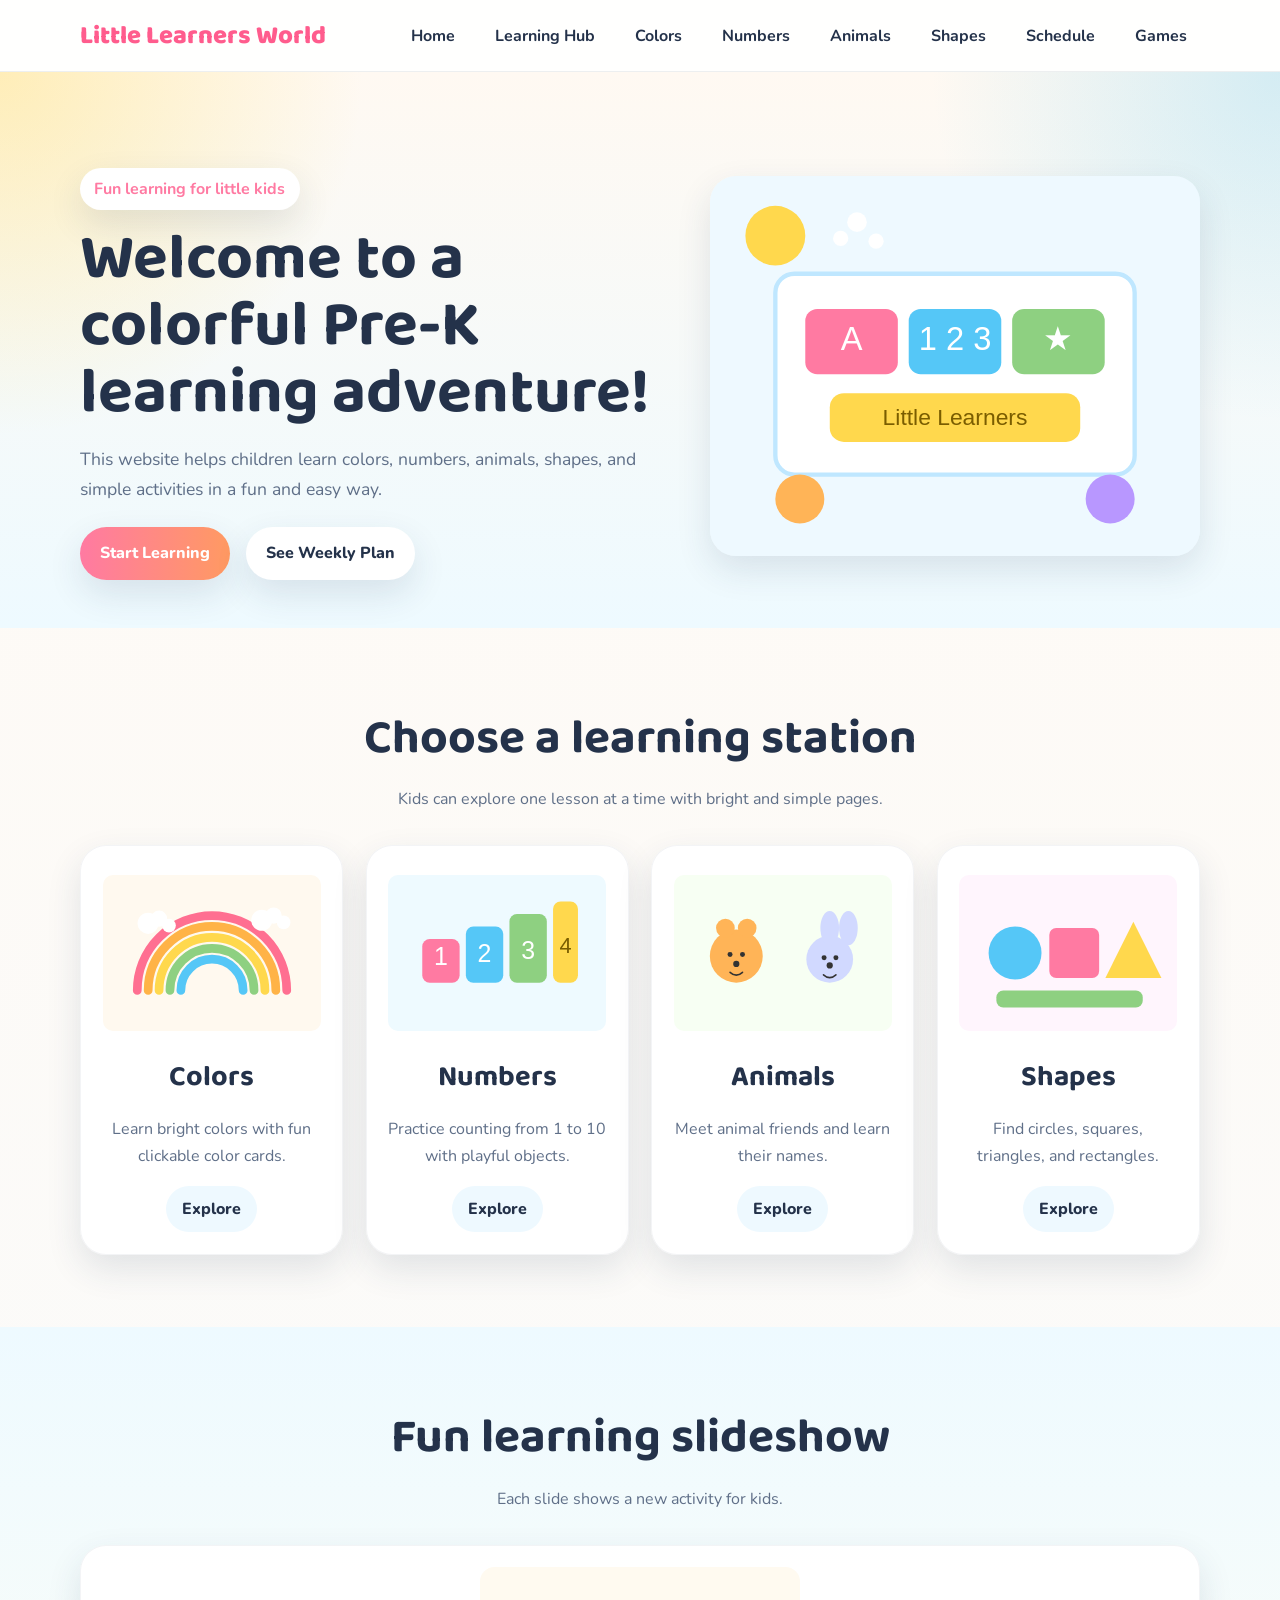
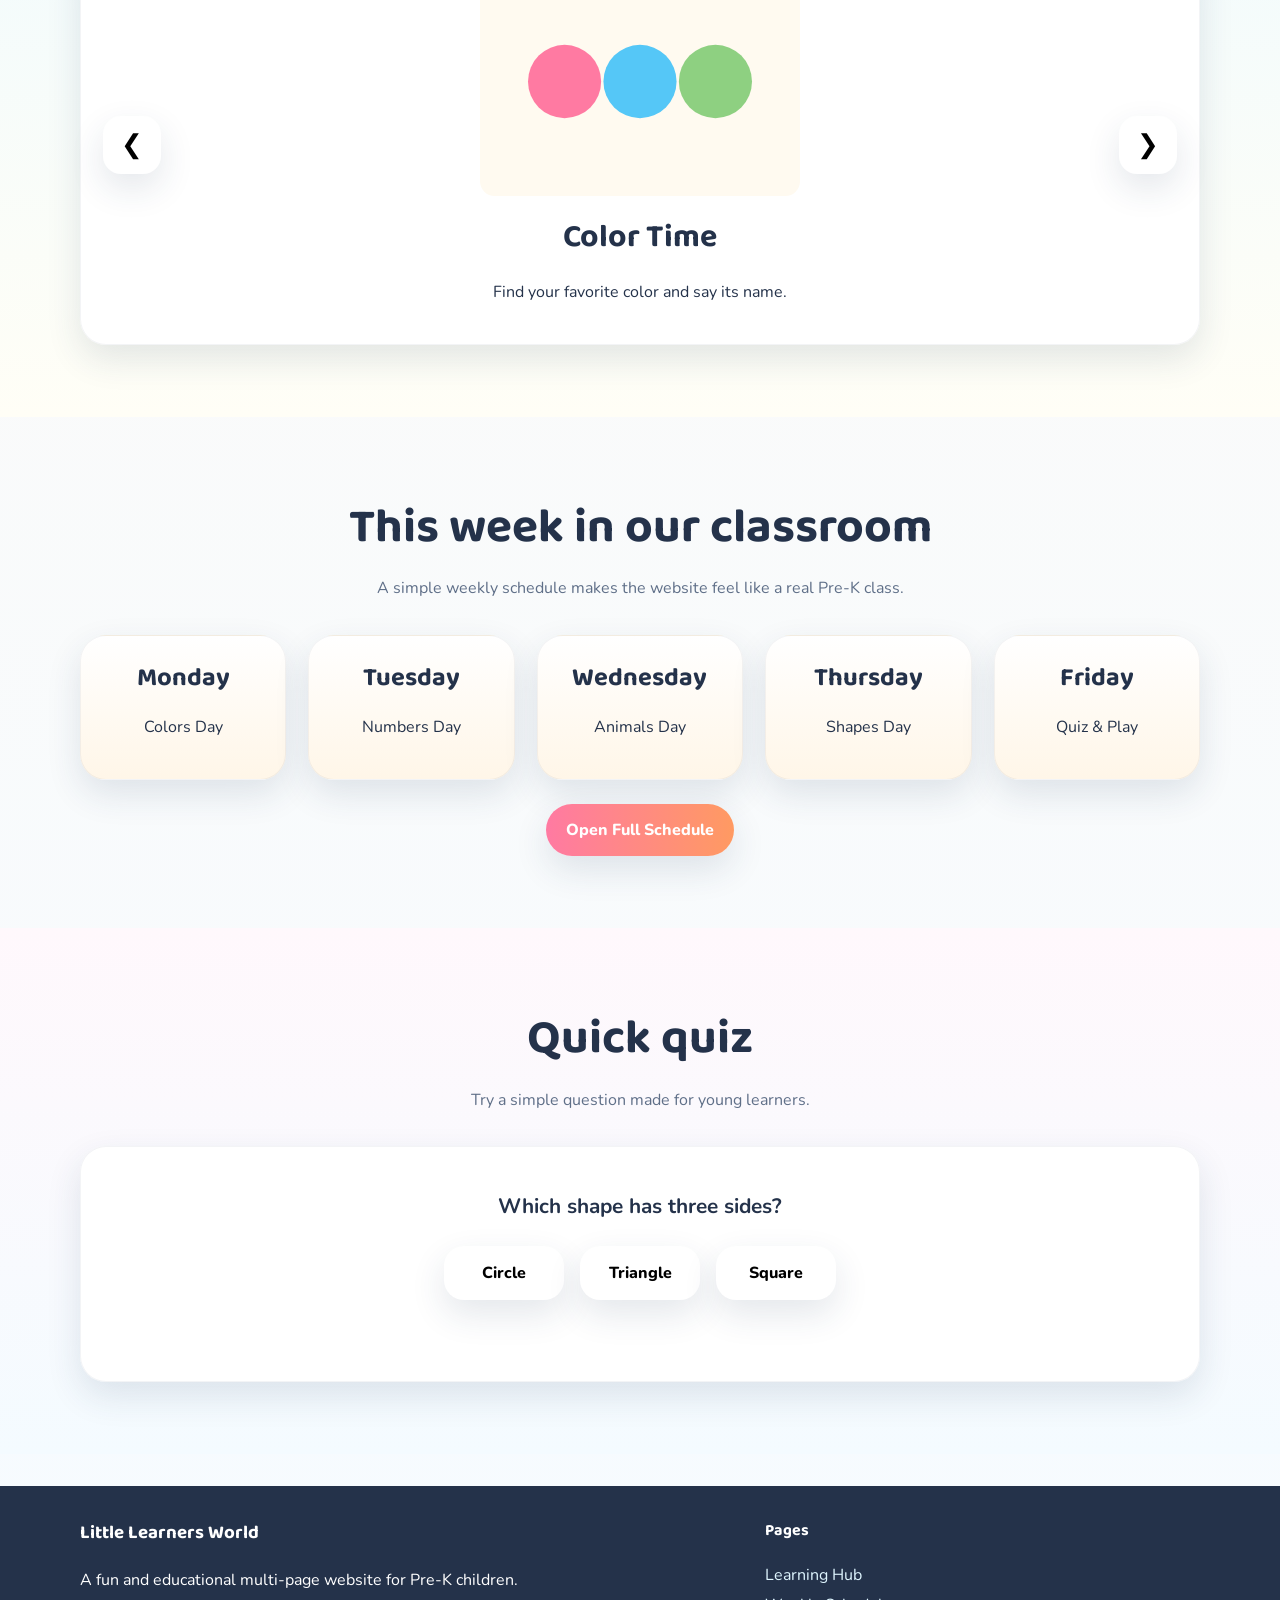
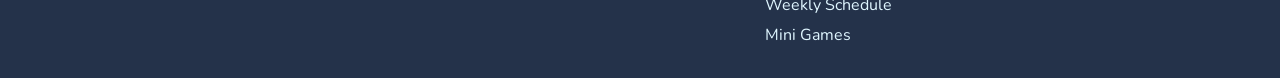
<file: index.html>
<!DOCTYPE html>
<html lang="en">
<head>
  <meta charset="UTF-8" />
  <meta name="viewport" content="width=device-width, initial-scale=1.0" />
  <title>Little Learners World</title>
  <link rel="preconnect" href="https://fonts.googleapis.com">
  <link rel="preconnect" href="https://fonts.gstatic.com" crossorigin>
  <link href="https://fonts.googleapis.com/css2?family=Baloo+2:wght@400;600;700;800&family=Nunito:wght@400;600;700&display=swap" rel="stylesheet">
  <link rel="stylesheet" href="css/style.css" />
  <link rel="stylesheet" href="css/responsive.css" />
</head>
<body>
  <header class="site-header">
    <div class="container nav-wrap">
      <a href="index.html" class="logo">Little Learners World</a>
      <button class="menu-toggle" aria-label="Open menu">☰</button>
      <nav class="site-nav">
        <a href="index.html">Home</a>
        <a href="learning.html">Learning Hub</a>
        <a href="colors.html">Colors</a>
        <a href="numbers.html">Numbers</a>
        <a href="animals.html">Animals</a>
        <a href="shapes.html">Shapes</a>
        <a href="schedule.html">Schedule</a>
        <a href="games.html">Games</a>
      </nav>
    </div>
  </header>

  <main>
    <section class="hero">
      <div class="container hero-grid">
        <div>
          <p class="eyebrow">Fun learning for little kids</p>
          <h1>Welcome to a colorful Pre-K learning adventure!</h1>
          <p class="hero-text">This website helps children learn colors, numbers, animals, shapes, and simple activities in a fun and easy way.</p>
          <div class="hero-buttons">
            <a class="btn primary" href="learning.html">Start Learning</a>
            <a class="btn secondary" href="schedule.html">See Weekly Plan</a>
          </div>
        </div>
        <div class="hero-art card-image-wrap">
          <img src="images/hero-classroom.svg" alt="Happy classroom illustration" />
        </div>
      </div>
    </section>

    <section class="container section">
      <div class="section-title-wrap">
        <h2>Choose a learning station</h2>
        <p>Kids can explore one lesson at a time with bright and simple pages.</p>
      </div>
      <div class="grid cards-4">
        <article class="card topic-card">
          <img src="images/colors-rainbow.svg" alt="Rainbow and colors" />
          <h3>Colors</h3>
          <p>Learn bright colors with fun clickable color cards.</p>
          <a class="btn small" href="colors.html">Explore</a>
        </article>
        <article class="card topic-card">
          <img src="images/numbers-blocks.svg" alt="Counting blocks" />
          <h3>Numbers</h3>
          <p>Practice counting from 1 to 10 with playful objects.</p>
          <a class="btn small" href="numbers.html">Explore</a>
        </article>
        <article class="card topic-card">
          <img src="images/animals-friends.svg" alt="Friendly animals" />
          <h3>Animals</h3>
          <p>Meet animal friends and learn their names.</p>
          <a class="btn small" href="animals.html">Explore</a>
        </article>
        <article class="card topic-card">
          <img src="images/shapes-fun.svg" alt="Fun shapes" />
          <h3>Shapes</h3>
          <p>Find circles, squares, triangles, and rectangles.</p>
          <a class="btn small" href="shapes.html">Explore</a>
        </article>
      </div>
    </section>

    <section class="section soft-bg">
      <div class="container">
        <div class="section-title-wrap">
          <h2>Fun learning slideshow</h2>
          <p>Each slide shows a new activity for kids.</p>
        </div>
        <div class="slideshow card">
          <button class="slide-btn prev" aria-label="Previous slide">❮</button>
          <div class="slides">
            <div class="slide active">
              <img src="images/slide-colors.svg" alt="Learning colors slide" />
              <h3>Color Time</h3>
              <p>Find your favorite color and say its name.</p>
            </div>
            <div class="slide">
              <img src="images/slide-numbers.svg" alt="Learning numbers slide" />
              <h3>Counting Time</h3>
              <p>Count stars, balls, and blocks together.</p>
            </div>
            <div class="slide">
              <img src="images/slide-animals.svg" alt="Learning animals slide" />
              <h3>Animal Time</h3>
              <p>Meet cute animals and learn what they are called.</p>
            </div>
            <div class="slide">
              <img src="images/slide-shapes.svg" alt="Learning shapes slide" />
              <h3>Shape Time</h3>
              <p>Look for circles, squares, and triangles around you.</p>
            </div>
          </div>
          <button class="slide-btn next" aria-label="Next slide">❯</button>
        </div>
      </div>
    </section>

    <section class="container section">
      <div class="section-title-wrap">
        <h2>This week in our classroom</h2>
        <p>A simple weekly schedule makes the website feel like a real Pre-K class.</p>
      </div>
      <div class="schedule-preview grid cards-5">
        <div class="card day-card"><h3>Monday</h3><p>Colors Day</p></div>
        <div class="card day-card"><h3>Tuesday</h3><p>Numbers Day</p></div>
        <div class="card day-card"><h3>Wednesday</h3><p>Animals Day</p></div>
        <div class="card day-card"><h3>Thursday</h3><p>Shapes Day</p></div>
        <div class="card day-card"><h3>Friday</h3><p>Quiz & Play</p></div>
      </div>
      <div class="center-wrap"><a class="btn primary" href="schedule.html">Open Full Schedule</a></div>
    </section>

    <section class="section confetti-bg">
      <div class="container">
        <div class="section-title-wrap">
          <h2>Quick quiz</h2>
          <p>Try a simple question made for young learners.</p>
        </div>
        <div class="quiz card">
          <p class="quiz-question">Which shape has three sides?</p>
          <div class="quiz-options">
            <button class="quiz-btn" data-correct="false">Circle</button>
            <button class="quiz-btn" data-correct="true">Triangle</button>
            <button class="quiz-btn" data-correct="false">Square</button>
          </div>
          <p class="quiz-result"></p>
        </div>
      </div>
    </section>
  </main>

  <button class="top-btn" aria-label="Go to top">⬆</button>

  <footer class="site-footer">
    <div class="container footer-grid">
      <div>
        <h3>Little Learners World</h3>
        <p>A fun and educational multi-page website for Pre-K children.</p>
      </div>
      <div>
        <h4>Pages</h4>
        <ul>
          <li><a href="learning.html">Learning Hub</a></li>
          <li><a href="schedule.html">Weekly Schedule</a></li>
          <li><a href="games.html">Mini Games</a></li>
        </ul>
      </div>
    </div>
  </footer>

  <script src="js/script.js"></script>
</body>
</html>
</file>
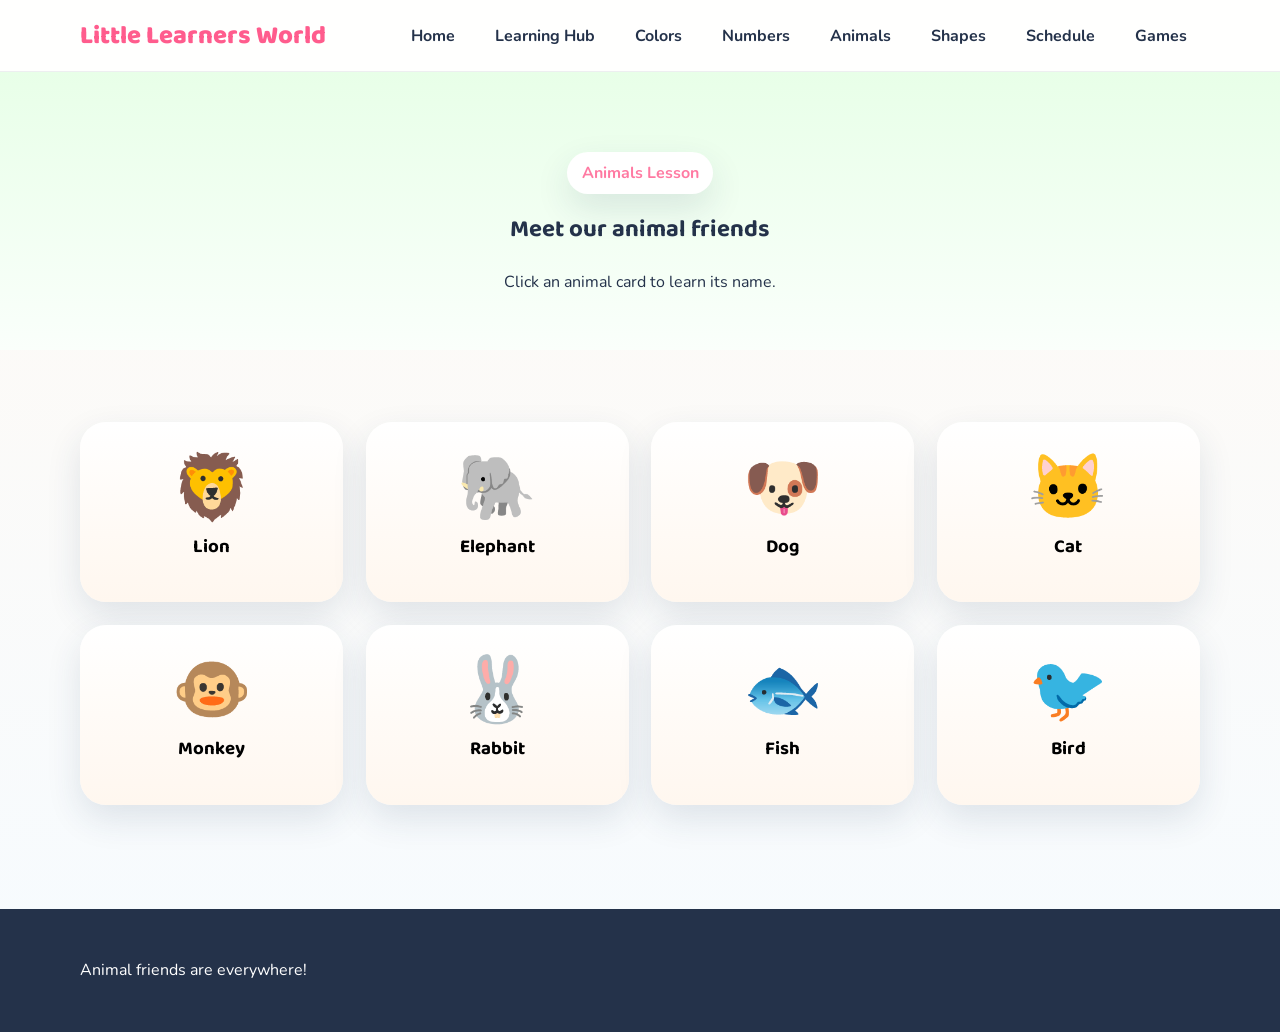
<file: animals.html>
<!DOCTYPE html>
<html lang="en">
<head>
  <meta charset="UTF-8" />
  <meta name="viewport" content="width=device-width, initial-scale=1.0" />
  <title>Animals | Little Learners World</title>
  <link rel="preconnect" href="https://fonts.googleapis.com">
  <link rel="preconnect" href="https://fonts.gstatic.com" crossorigin>
  <link href="https://fonts.googleapis.com/css2?family=Baloo+2:wght@400;600;700;800&family=Nunito:wght@400;600;700&display=swap" rel="stylesheet">
  <link rel="stylesheet" href="css/style.css" />
  <link rel="stylesheet" href="css/responsive.css" />
</head>
<body>
<header class="site-header"><div class="container nav-wrap"><a href="index.html" class="logo">Little Learners World</a><button class="menu-toggle" aria-label="Open menu">☰</button><nav class="site-nav"><a href="index.html">Home</a><a href="learning.html">Learning Hub</a><a href="colors.html">Colors</a><a href="numbers.html">Numbers</a><a href="animals.html">Animals</a><a href="shapes.html">Shapes</a><a href="schedule.html">Schedule</a><a href="games.html">Games</a></nav></div></header>
<main>
  <section class="page-banner green-bg">
    <div class="container center-text">
      <p class="eyebrow">Animals Lesson</p>
      <h1>Meet our animal friends</h1>
      <p>Click an animal card to learn its name.</p>
    </div>
  </section>
  <section class="container section">
    <div class="grid cards-4">
      <button class="card animal-card" data-title="Lion" data-text="The lion is a big wild cat."><span class="animal-emoji">🦁</span><h3>Lion</h3></button>
      <button class="card animal-card" data-title="Elephant" data-text="The elephant has a long trunk."><span class="animal-emoji">🐘</span><h3>Elephant</h3></button>
      <button class="card animal-card" data-title="Dog" data-text="A dog can bark and play."><span class="animal-emoji">🐶</span><h3>Dog</h3></button>
      <button class="card animal-card" data-title="Cat" data-text="A cat can meow and jump."><span class="animal-emoji">🐱</span><h3>Cat</h3></button>
      <button class="card animal-card" data-title="Monkey" data-text="A monkey likes climbing trees."><span class="animal-emoji">🐵</span><h3>Monkey</h3></button>
      <button class="card animal-card" data-title="Rabbit" data-text="A rabbit has long ears."><span class="animal-emoji">🐰</span><h3>Rabbit</h3></button>
      <button class="card animal-card" data-title="Fish" data-text="A fish swims in water."><span class="animal-emoji">🐟</span><h3>Fish</h3></button>
      <button class="card animal-card" data-title="Bird" data-text="A bird can fly in the sky."><span class="animal-emoji">🐦</span><h3>Bird</h3></button>
    </div>
  </section>
</main>
<div class="modal" id="infoModal"><div class="modal-content"><button class="close-modal" aria-label="Close modal">×</button><h2 class="modal-title"></h2><p class="modal-text"></p></div></div>
<button class="top-btn" aria-label="Go to top">⬆</button>
<footer class="site-footer"><div class="container"><p>Animal friends are everywhere!</p></div></footer>
<script src="js/script.js"></script>
</body>
</html>
</file>
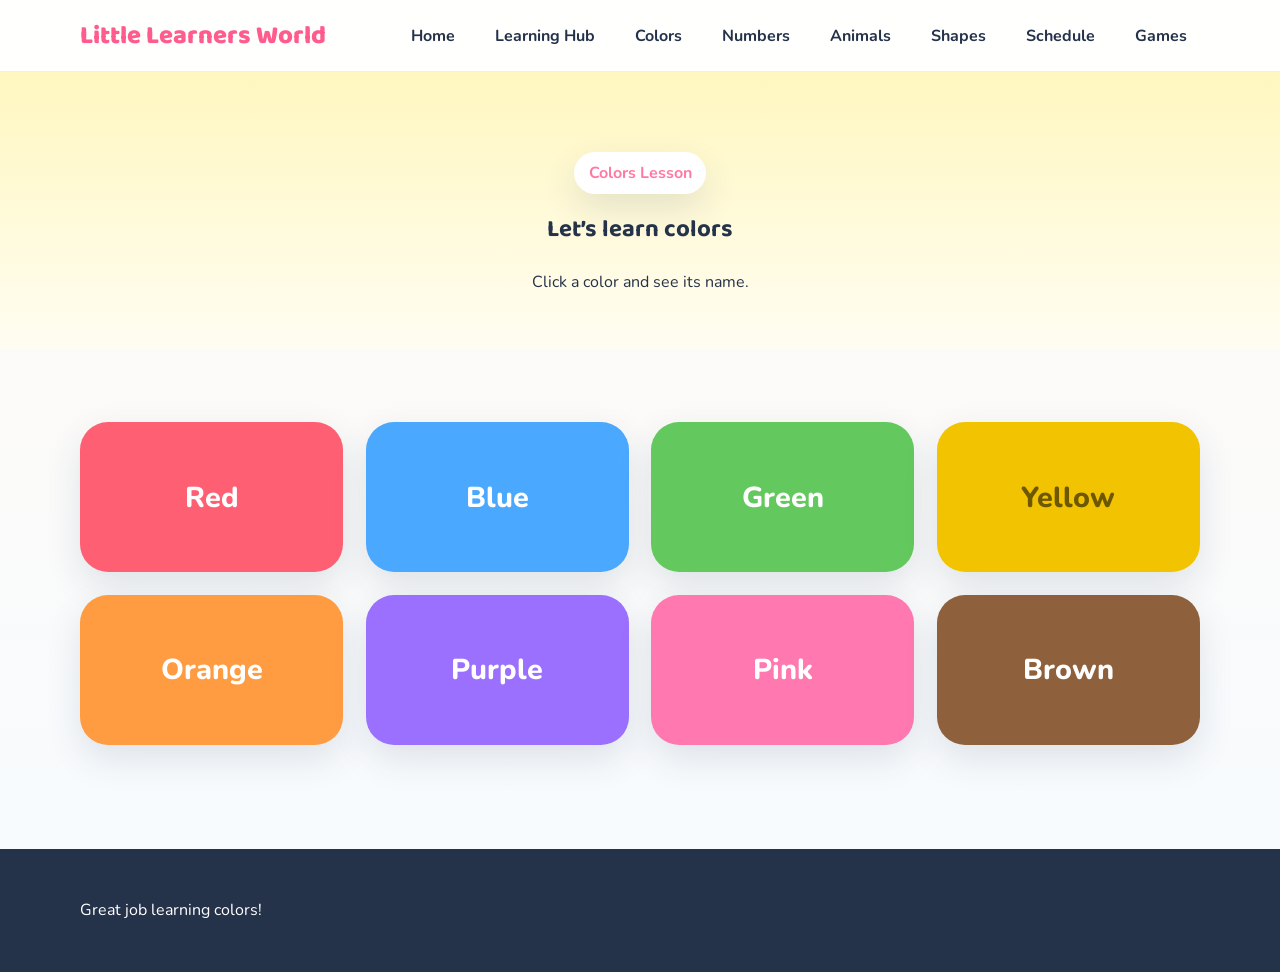
<file: colors.html>
<!DOCTYPE html>
<html lang="en">
<head>
  <meta charset="UTF-8" />
  <meta name="viewport" content="width=device-width, initial-scale=1.0" />
  <title>Colors | Little Learners World</title>
  <link rel="preconnect" href="https://fonts.googleapis.com">
  <link rel="preconnect" href="https://fonts.gstatic.com" crossorigin>
  <link href="https://fonts.googleapis.com/css2?family=Baloo+2:wght@400;600;700;800&family=Nunito:wght@400;600;700&display=swap" rel="stylesheet">
  <link rel="stylesheet" href="css/style.css" />
  <link rel="stylesheet" href="css/responsive.css" />
</head>
<body>
<header class="site-header"><div class="container nav-wrap"><a href="index.html" class="logo">Little Learners World</a><button class="menu-toggle" aria-label="Open menu">☰</button><nav class="site-nav"><a href="index.html">Home</a><a href="learning.html">Learning Hub</a><a href="colors.html">Colors</a><a href="numbers.html">Numbers</a><a href="animals.html">Animals</a><a href="shapes.html">Shapes</a><a href="schedule.html">Schedule</a><a href="games.html">Games</a></nav></div></header>
<main>
  <section class="page-banner yellow-bg">
    <div class="container center-text">
      <p class="eyebrow">Colors Lesson</p>
      <h1>Let’s learn colors</h1>
      <p>Click a color and see its name.</p>
    </div>
  </section>
  <section class="container section">
    <div class="grid cards-4 color-grid">
      <button class="color-card color-red" data-title="Red" data-text="Red is bright and bold.">Red</button>
      <button class="color-card color-blue" data-title="Blue" data-text="Blue looks like the sky.">Blue</button>
      <button class="color-card color-green" data-title="Green" data-text="Green looks like grass.">Green</button>
      <button class="color-card color-yellow" data-title="Yellow" data-text="Yellow looks like the sun.">Yellow</button>
      <button class="color-card color-orange" data-title="Orange" data-text="Orange looks like an orange fruit.">Orange</button>
      <button class="color-card color-purple" data-title="Purple" data-text="Purple is a fun magical color.">Purple</button>
      <button class="color-card color-pink" data-title="Pink" data-text="Pink is soft and pretty.">Pink</button>
      <button class="color-card color-brown" data-title="Brown" data-text="Brown looks like tree bark.">Brown</button>
    </div>
  </section>
</main>
<div class="modal" id="infoModal"><div class="modal-content"><button class="close-modal" aria-label="Close modal">×</button><h2 class="modal-title"></h2><p class="modal-text"></p></div></div>
<button class="top-btn" aria-label="Go to top">⬆</button>
<footer class="site-footer"><div class="container"><p>Great job learning colors!</p></div></footer>
<script src="js/script.js"></script>
</body>
</html>
</file>
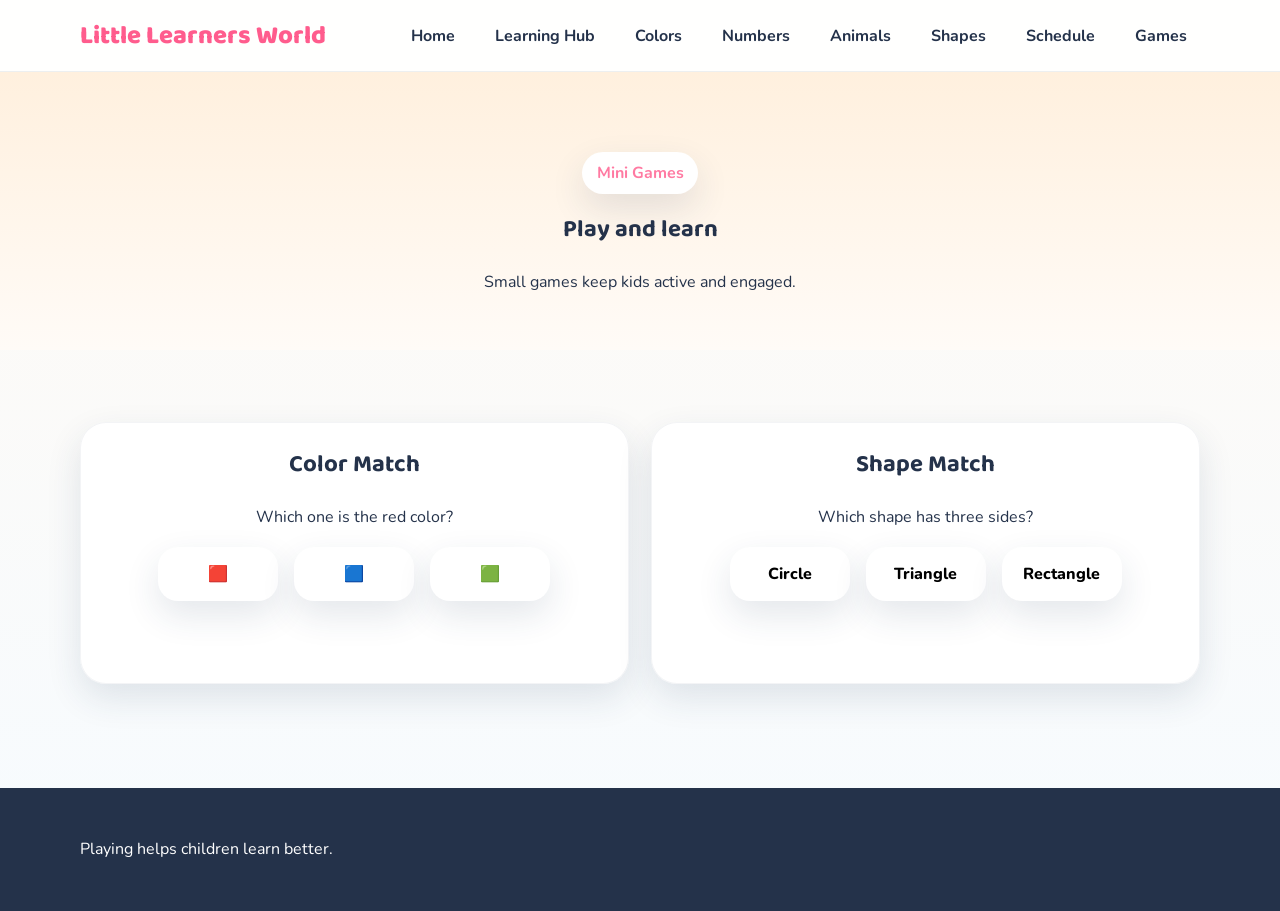
<file: games.html>
<!DOCTYPE html>
<html lang="en">
<head>
  <meta charset="UTF-8" />
  <meta name="viewport" content="width=device-width, initial-scale=1.0" />
  <title>Games | Little Learners World</title>
  <link rel="preconnect" href="https://fonts.googleapis.com">
  <link rel="preconnect" href="https://fonts.gstatic.com" crossorigin>
  <link href="https://fonts.googleapis.com/css2?family=Baloo+2:wght@400;600;700;800&family=Nunito:wght@400;600;700&display=swap" rel="stylesheet">
  <link rel="stylesheet" href="css/style.css" />
  <link rel="stylesheet" href="css/responsive.css" />
</head>
<body>
<header class="site-header"><div class="container nav-wrap"><a href="index.html" class="logo">Little Learners World</a><button class="menu-toggle" aria-label="Open menu">☰</button><nav class="site-nav"><a href="index.html">Home</a><a href="learning.html">Learning Hub</a><a href="colors.html">Colors</a><a href="numbers.html">Numbers</a><a href="animals.html">Animals</a><a href="shapes.html">Shapes</a><a href="schedule.html">Schedule</a><a href="games.html">Games</a></nav></div></header>
<main>
  <section class="page-banner orange-bg">
    <div class="container center-text">
      <p class="eyebrow">Mini Games</p>
      <h1>Play and learn</h1>
      <p>Small games keep kids active and engaged.</p>
    </div>
  </section>
  <section class="container section">
    <div class="grid cards-2">
      <div class="card game-card">
        <h2>Color Match</h2>
        <p>Which one is the red color?</p>
        <div class="quiz-options">
          <button class="quiz-btn" data-correct="true">🟥</button>
          <button class="quiz-btn" data-correct="false">🟦</button>
          <button class="quiz-btn" data-correct="false">🟩</button>
        </div>
        <p class="quiz-result"></p>
      </div>
      <div class="card game-card">
        <h2>Shape Match</h2>
        <p>Which shape has three sides?</p>
        <div class="quiz-options">
          <button class="quiz-btn" data-correct="false">Circle</button>
          <button class="quiz-btn" data-correct="true">Triangle</button>
          <button class="quiz-btn" data-correct="false">Rectangle</button>
        </div>
        <p class="quiz-result"></p>
      </div>
    </div>
  </section>
</main>
<button class="top-btn" aria-label="Go to top">⬆</button>
<footer class="site-footer"><div class="container"><p>Playing helps children learn better.</p></div></footer>
<script src="js/script.js"></script>
</body>
</html>
</file>
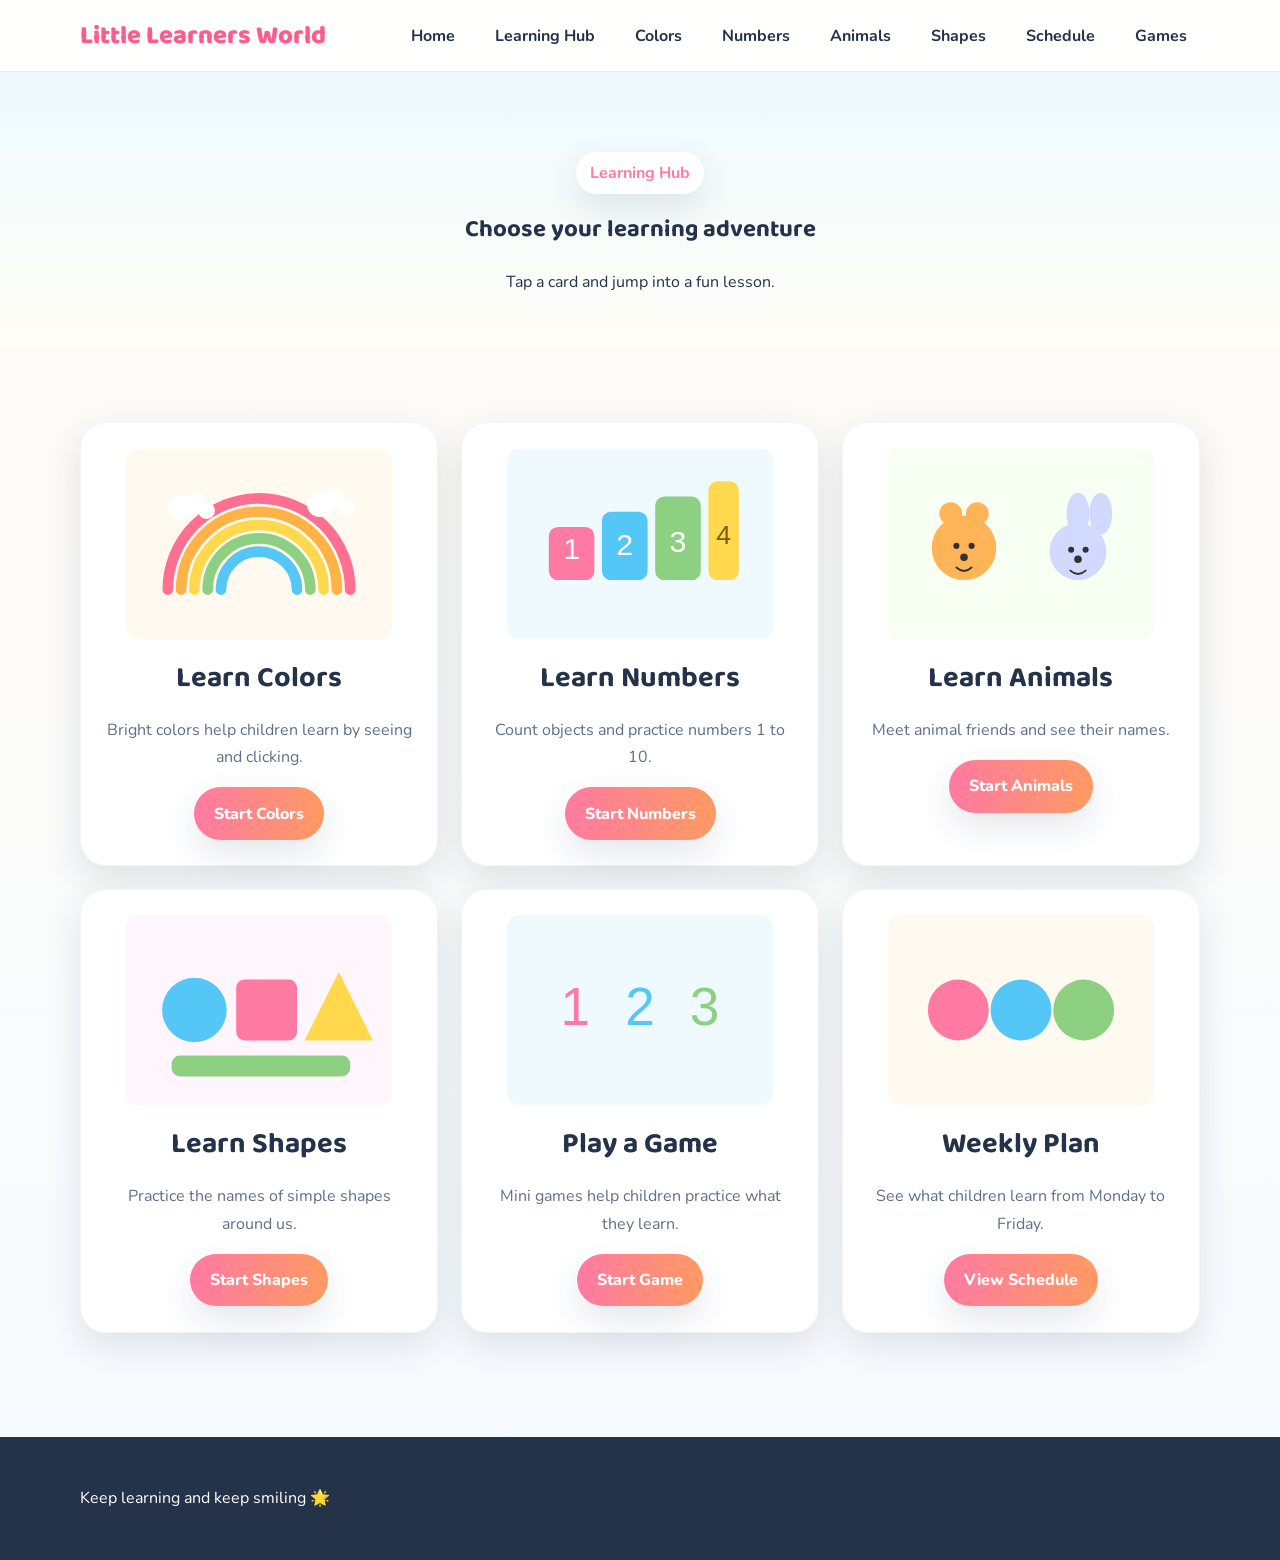
<file: learning.html>
<!DOCTYPE html>
<html lang="en">
<head>
  <meta charset="UTF-8" />
  <meta name="viewport" content="width=device-width, initial-scale=1.0" />
  <title>Learning Hub | Little Learners World</title>
  <link rel="preconnect" href="https://fonts.googleapis.com">
  <link rel="preconnect" href="https://fonts.gstatic.com" crossorigin>
  <link href="https://fonts.googleapis.com/css2?family=Baloo+2:wght@400;600;700;800&family=Nunito:wght@400;600;700&display=swap" rel="stylesheet">
  <link rel="stylesheet" href="css/style.css" />
  <link rel="stylesheet" href="css/responsive.css" />
</head>
<body>
<header class="site-header">
  <div class="container nav-wrap">
    <a href="index.html" class="logo">Little Learners World</a>
    <button class="menu-toggle" aria-label="Open menu">☰</button>
    <nav class="site-nav">
      <a href="index.html">Home</a>
      <a href="learning.html">Learning Hub</a>
      <a href="colors.html">Colors</a>
      <a href="numbers.html">Numbers</a>
      <a href="animals.html">Animals</a>
      <a href="shapes.html">Shapes</a>
      <a href="schedule.html">Schedule</a>
      <a href="games.html">Games</a>
      
    </nav>
  </div>
</header>
<main>
  <section class="page-banner soft-bg">
    <div class="container center-text">
      <p class="eyebrow">Learning Hub</p>
      <h1>Choose your learning adventure</h1>
      <p>Tap a card and jump into a fun lesson.</p>
    </div>
  </section>

  <section class="container section">
    <div class="grid cards-3">
      <article class="card topic-card big-card">
        <img src="images/colors-rainbow.svg" alt="Colors lesson" />
        <h2>Learn Colors</h2>
        <p>Bright colors help children learn by seeing and clicking.</p>
        <a class="btn primary" href="colors.html">Start Colors</a>
      </article>
      <article class="card topic-card big-card">
        <img src="images/numbers-blocks.svg" alt="Numbers lesson" />
        <h2>Learn Numbers</h2>
        <p>Count objects and practice numbers 1 to 10.</p>
        <a class="btn primary" href="numbers.html">Start Numbers</a>
      </article>
      <article class="card topic-card big-card">
        <img src="images/animals-friends.svg" alt="Animals lesson" />
        <h2>Learn Animals</h2>
        <p>Meet animal friends and see their names.</p>
        <a class="btn primary" href="animals.html">Start Animals</a>
      </article>
      <article class="card topic-card big-card">
        <img src="images/shapes-fun.svg" alt="Shapes lesson" />
        <h2>Learn Shapes</h2>
        <p>Practice the names of simple shapes around us.</p>
        <a class="btn primary" href="shapes.html">Start Shapes</a>
      </article>
      <article class="card topic-card big-card">
        <img src="images/slide-numbers.svg" alt="Games lesson" />
        <h2>Play a Game</h2>
        <p>Mini games help children practice what they learn.</p>
        <a class="btn primary" href="games.html">Start Game</a>
      </article>
      <article class="card topic-card big-card">
        <img src="images/slide-colors.svg" alt="Weekly plan" />
        <h2>Weekly Plan</h2>
        <p>See what children learn from Monday to Friday.</p>
        <a class="btn primary" href="schedule.html">View Schedule</a>
      </article>
    </div>
  </section>
</main>
<footer class="site-footer"><div class="container"><p>Keep learning and keep smiling 🌟</p></div></footer>
<script src="js/script.js"></script>
</body>
</html>
</file>
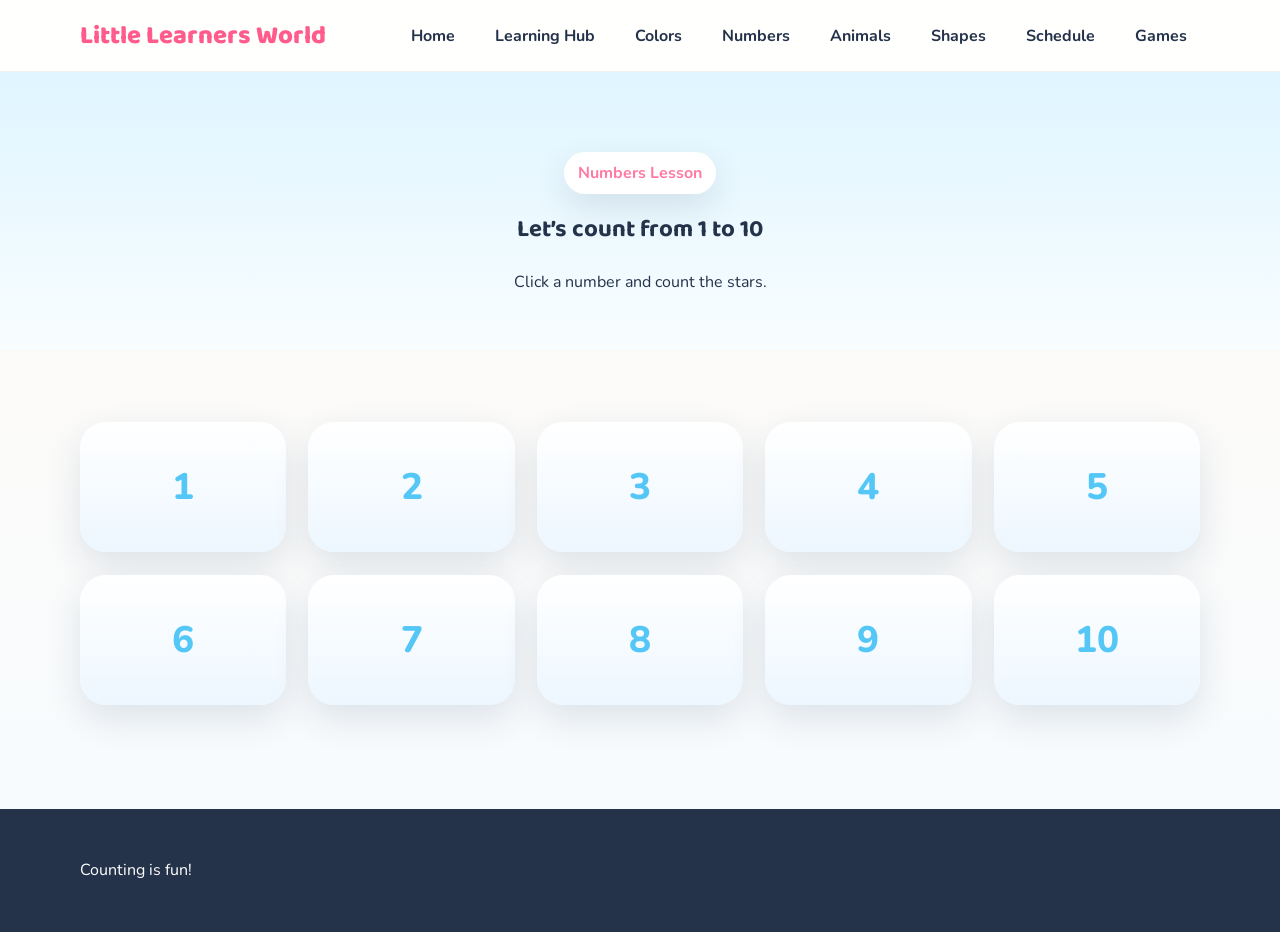
<file: numbers.html>
<!DOCTYPE html>
<html lang="en">
<head>
  <meta charset="UTF-8" />
  <meta name="viewport" content="width=device-width, initial-scale=1.0" />
  <title>Numbers | Little Learners World</title>
  <link rel="preconnect" href="https://fonts.googleapis.com">
  <link rel="preconnect" href="https://fonts.gstatic.com" crossorigin>
  <link href="https://fonts.googleapis.com/css2?family=Baloo+2:wght@400;600;700;800&family=Nunito:wght@400;600;700&display=swap" rel="stylesheet">
  <link rel="stylesheet" href="css/style.css" />
  <link rel="stylesheet" href="css/responsive.css" />
</head>
<body>
<header class="site-header"><div class="container nav-wrap"><a href="index.html" class="logo">Little Learners World</a><button class="menu-toggle" aria-label="Open menu">☰</button><nav class="site-nav"><a href="index.html">Home</a><a href="learning.html">Learning Hub</a><a href="colors.html">Colors</a><a href="numbers.html">Numbers</a><a href="animals.html">Animals</a><a href="shapes.html">Shapes</a><a href="schedule.html">Schedule</a><a href="games.html">Games</a></nav></div></header>
<main>
  <section class="page-banner blue-bg">
    <div class="container center-text">
      <p class="eyebrow">Numbers Lesson</p>
      <h1>Let’s count from 1 to 10</h1>
      <p>Click a number and count the stars.</p>
    </div>
  </section>
  <section class="container section">
    <div class="grid cards-5 number-grid">
      <button class="number-card" data-title="1" data-text="⭐">1</button>
      <button class="number-card" data-title="2" data-text="⭐⭐">2</button>
      <button class="number-card" data-title="3" data-text="⭐⭐⭐">3</button>
      <button class="number-card" data-title="4" data-text="⭐⭐⭐⭐">4</button>
      <button class="number-card" data-title="5" data-text="⭐⭐⭐⭐⭐">5</button>
      <button class="number-card" data-title="6" data-text="⭐⭐⭐⭐⭐⭐">6</button>
      <button class="number-card" data-title="7" data-text="⭐⭐⭐⭐⭐⭐⭐">7</button>
      <button class="number-card" data-title="8" data-text="⭐⭐⭐⭐⭐⭐⭐⭐">8</button>
      <button class="number-card" data-title="9" data-text="⭐⭐⭐⭐⭐⭐⭐⭐⭐">9</button>
      <button class="number-card" data-title="10" data-text="⭐⭐⭐⭐⭐⭐⭐⭐⭐⭐">10</button>
    </div>
  </section>
</main>
<div class="modal" id="infoModal"><div class="modal-content"><button class="close-modal" aria-label="Close modal">×</button><h2 class="modal-title"></h2><p class="modal-text big-stars"></p></div></div>
<button class="top-btn" aria-label="Go to top">⬆</button>
<footer class="site-footer"><div class="container"><p>Counting is fun!</p></div></footer>
<script src="js/script.js"></script>
</body>
</html>
</file>
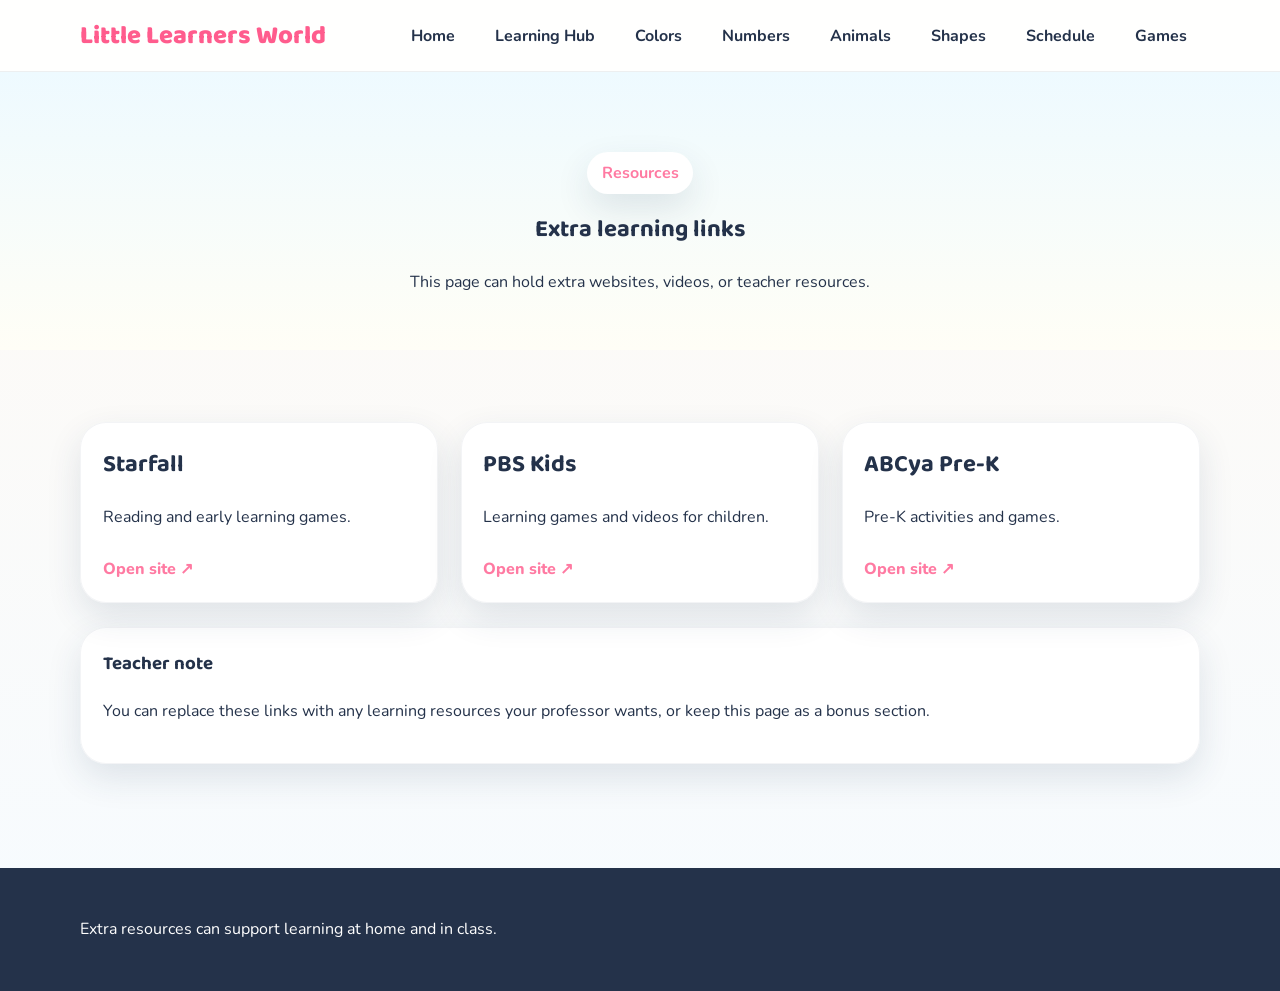
<file: resources.html>
<!DOCTYPE html>
<html lang="en">
<head>
  <meta charset="UTF-8" />
  <meta name="viewport" content="width=device-width, initial-scale=1.0" />
  <title>Resources | Little Learners World</title>
  <link rel="preconnect" href="https://fonts.googleapis.com">
  <link rel="preconnect" href="https://fonts.gstatic.com" crossorigin>
  <link href="https://fonts.googleapis.com/css2?family=Baloo+2:wght@400;600;700;800&family=Nunito:wght@400;600;700&display=swap" rel="stylesheet">
  <link rel="stylesheet" href="css/style.css" />
  <link rel="stylesheet" href="css/responsive.css" />
</head>
<body>
<header class="site-header"><div class="container nav-wrap"><a href="index.html" class="logo">Little Learners World</a><button class="menu-toggle" aria-label="Open menu">☰</button><nav class="site-nav"><a href="index.html">Home</a><a href="learning.html">Learning Hub</a><a href="colors.html">Colors</a><a href="numbers.html">Numbers</a><a href="animals.html">Animals</a><a href="shapes.html">Shapes</a><a href="schedule.html">Schedule</a><a href="games.html">Games</a></nav></div></header>
<main>
  <section class="page-banner soft-bg">
    <div class="container center-text">
      <p class="eyebrow">Resources</p>
      <h1>Extra learning links</h1>
      <p>This page can hold extra websites, videos, or teacher resources.</p>
    </div>
  </section>
  <section class="container section">
    <div class="grid cards-3">
      <a class="card resource-card" href="https://www.starfall.com/" target="_blank" rel="noopener noreferrer"><h2>Starfall</h2><p>Reading and early learning games.</p><span>Open site ↗</span></a>
      <a class="card resource-card" href="https://pbskids.org/" target="_blank" rel="noopener noreferrer"><h2>PBS Kids</h2><p>Learning games and videos for children.</p><span>Open site ↗</span></a>
      <a class="card resource-card" href="https://www.abcya.com/grades/pre-k" target="_blank" rel="noopener noreferrer"><h2>ABCya Pre-K</h2><p>Pre-K activities and games.</p><span>Open site ↗</span></a>
    </div>
    <div class="note-box card">
      <h3>Teacher note</h3>
      <p>You can replace these links with any learning resources your professor wants, or keep this page as a bonus section.</p>
    </div>
  </section>
</main>
<button class="top-btn" aria-label="Go to top">⬆</button>
<footer class="site-footer"><div class="container"><p>Extra resources can support learning at home and in class.</p></div></footer>
<script src="js/script.js"></script>
</body>
</html>
</file>
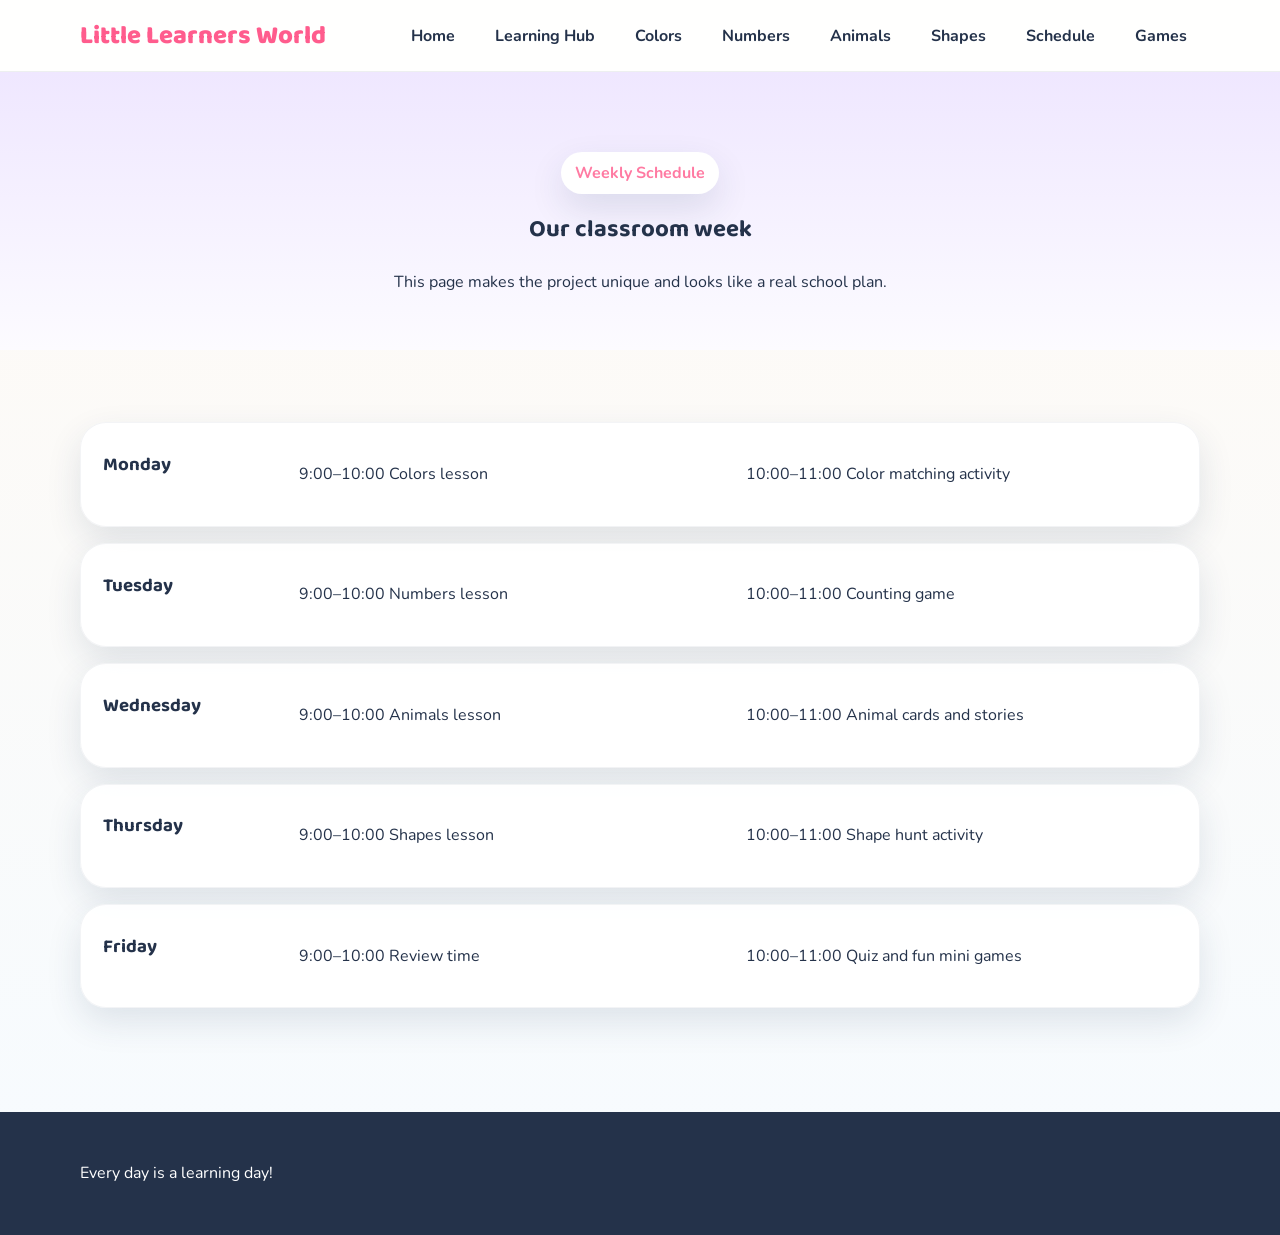
<file: schedule.html>
<!DOCTYPE html>
<html lang="en">
<head>
  <meta charset="UTF-8" />
  <meta name="viewport" content="width=device-width, initial-scale=1.0" />
  <title>Schedule | Little Learners World</title>
  <link rel="preconnect" href="https://fonts.googleapis.com">
  <link rel="preconnect" href="https://fonts.gstatic.com" crossorigin>
  <link href="https://fonts.googleapis.com/css2?family=Baloo+2:wght@400;600;700;800&family=Nunito:wght@400;600;700&display=swap" rel="stylesheet">
  <link rel="stylesheet" href="css/style.css" />
  <link rel="stylesheet" href="css/responsive.css" />
</head>
<body>
<header class="site-header"><div class="container nav-wrap"><a href="index.html" class="logo">Little Learners World</a><button class="menu-toggle" aria-label="Open menu">☰</button><nav class="site-nav"><a href="index.html">Home</a><a href="learning.html">Learning Hub</a><a href="colors.html">Colors</a><a href="numbers.html">Numbers</a><a href="animals.html">Animals</a><a href="shapes.html">Shapes</a><a href="schedule.html">Schedule</a><a href="games.html">Games</a></nav></div></header>
<main>
  <section class="page-banner purple-bg">
    <div class="container center-text">
      <p class="eyebrow">Weekly Schedule</p>
      <h1>Our classroom week</h1>
      <p>This page makes the project unique and looks like a real school plan.</p>
    </div>
  </section>
  <section class="container section">
    <div class="schedule-table">
      <div class="schedule-row card"><h3>Monday</h3><p>9:00–10:00 Colors lesson</p><p>10:00–11:00 Color matching activity</p></div>
      <div class="schedule-row card"><h3>Tuesday</h3><p>9:00–10:00 Numbers lesson</p><p>10:00–11:00 Counting game</p></div>
      <div class="schedule-row card"><h3>Wednesday</h3><p>9:00–10:00 Animals lesson</p><p>10:00–11:00 Animal cards and stories</p></div>
      <div class="schedule-row card"><h3>Thursday</h3><p>9:00–10:00 Shapes lesson</p><p>10:00–11:00 Shape hunt activity</p></div>
      <div class="schedule-row card"><h3>Friday</h3><p>9:00–10:00 Review time</p><p>10:00–11:00 Quiz and fun mini games</p></div>
    </div>
  </section>
</main>
<button class="top-btn" aria-label="Go to top">⬆</button>
<footer class="site-footer"><div class="container"><p>Every day is a learning day!</p></div></footer>
<script src="js/script.js"></script>
</body>
</html>
</file>
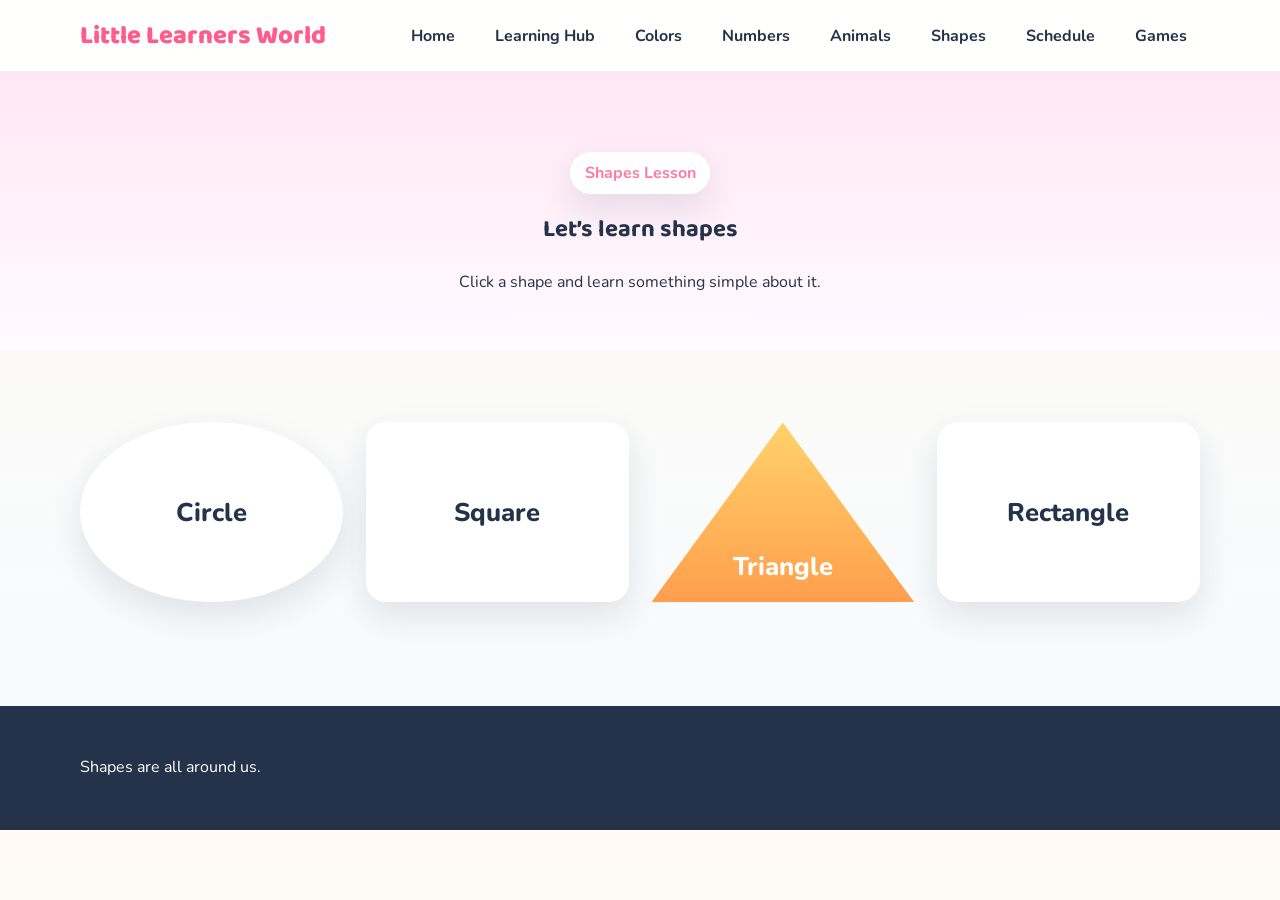
<file: shapes.html>
<!DOCTYPE html>
<html lang="en">
<head>
  <meta charset="UTF-8" />
  <meta name="viewport" content="width=device-width, initial-scale=1.0" />
  <title>Shapes | Little Learners World</title>
  <link rel="preconnect" href="https://fonts.googleapis.com">
  <link rel="preconnect" href="https://fonts.gstatic.com" crossorigin>
  <link href="https://fonts.googleapis.com/css2?family=Baloo+2:wght@400;600;700;800&family=Nunito:wght@400;600;700&display=swap" rel="stylesheet">
  <link rel="stylesheet" href="css/style.css" />
  <link rel="stylesheet" href="css/responsive.css" />
</head>
<body>
<header class="site-header"><div class="container nav-wrap"><a href="index.html" class="logo">Little Learners World</a><button class="menu-toggle" aria-label="Open menu">☰</button><nav class="site-nav"><a href="index.html">Home</a><a href="learning.html">Learning Hub</a><a href="colors.html">Colors</a><a href="numbers.html">Numbers</a><a href="animals.html">Animals</a><a href="shapes.html">Shapes</a><a href="schedule.html">Schedule</a><a href="games.html">Games</a></nav></div></header>
<main>
  <section class="page-banner pink-bg">
    <div class="container center-text">
      <p class="eyebrow">Shapes Lesson</p>
      <h1>Let’s learn shapes</h1>
      <p>Click a shape and learn something simple about it.</p>
    </div>
  </section>
  <section class="container section">
    <div class="grid cards-4 shape-grid">
      <button class="shape-card shape-circle" data-title="Circle" data-text="A circle is round.">Circle</button>
      <button class="shape-card shape-square" data-title="Square" data-text="A square has four equal sides.">Square</button>
      <button class="shape-card shape-triangle" data-title="Triangle" data-text="A triangle has three sides.">Triangle</button>
      <button class="shape-card shape-rectangle" data-title="Rectangle" data-text="A rectangle has four sides.">Rectangle</button>
    </div>
  </section>
</main>
<div class="modal" id="infoModal"><div class="modal-content"><button class="close-modal" aria-label="Close modal">×</button><h2 class="modal-title"></h2><p class="modal-text"></p></div></div>
<button class="top-btn" aria-label="Go to top">⬆</button>
<footer class="site-footer"><div class="container"><p>Shapes are all around us.</p></div></footer>
<script src="js/script.js"></script>
</body>
</html>
</file>
<file: css/style.css>
:root {
  --bg: #fff9f2;
  --card: #ffffff;
  --text: #24324a;
  --muted: #5f6f88;
  --primary: #ff7aa2;
  --secondary: #55c7f7;
  --accent: #ffd84d;
  --green: #8ed081;
  --purple: #b897ff;
  --orange: #ffb457;
  --shadow: 0 14px 35px rgba(32, 58, 92, 0.12);
  --radius: 26px;
}

* { box-sizing: border-box; }
html { scroll-behavior: smooth; }
body {
  margin: 0;
  font-family: 'Nunito', sans-serif;
  background: linear-gradient(180deg, #fffaf4 0%, #f6fbff 100%);
  color: var(--text);
}
img { max-width: 100%; display: block; }
a { text-decoration: none; color: inherit; }
button { font: inherit; }

h1, h2, h3, h4, .logo { font-family: 'Baloo 2', cursive; margin-top: 0; }
p { line-height: 1.7; }

.container { width: min(1120px, calc(100% - 2rem)); margin: 0 auto; }
.section { padding: 4.5rem 0; }
.center-text { text-align: center; }
.center-wrap { text-align: center; margin-top: 1.5rem; }
.eyebrow {
  display: inline-block;
  background: #fff;
  border-radius: 999px;
  padding: .45rem .9rem;
  font-weight: 700;
  color: var(--primary);
  box-shadow: var(--shadow);
}

.site-header {
  position: sticky;
  top: 0;
  z-index: 40;
  background: rgba(255, 255, 255, 0.88);
  backdrop-filter: blur(10px);
  border-bottom: 1px solid rgba(36, 50, 74, 0.08);
}
.nav-wrap {
  display: flex;
  align-items: center;
  justify-content: space-between;
  gap: 1rem;
  padding: .95rem 0;
}
.logo {
  font-size: 1.6rem;
  font-weight: 800;
  color: #ff5c8d;
}
.site-nav {
  display: flex;
  align-items: center;
  gap: .9rem;
  flex-wrap: wrap;
}
.site-nav a {
  padding: .55rem .8rem;
  border-radius: 999px;
  font-weight: 700;
}
.site-nav a:hover,
.site-nav a:focus { background: #ffe8f0; }
.menu-toggle {
  display: none;
  border: none;
  background: #fff;
  width: 48px;
  height: 48px;
  border-radius: 16px;
  box-shadow: var(--shadow);
  cursor: pointer;
}

.hero {
  padding: 5rem 0 3rem;
  background:
    radial-gradient(circle at top left, rgba(255, 216, 77, 0.35), transparent 26%),
    radial-gradient(circle at top right, rgba(85, 199, 247, 0.25), transparent 25%),
    linear-gradient(180deg, #fff9f2, #eefaff);
}
.hero-grid {
  display: grid;
  grid-template-columns: 1.1fr .9fr;
  gap: 2rem;
  align-items: center;
}
.hero h1 { font-size: clamp(2.6rem, 5vw, 4.5rem); line-height: 1.05; margin-bottom: 1rem; }
.hero-text { font-size: 1.1rem; max-width: 58ch; color: var(--muted); }
.hero-buttons { display: flex; flex-wrap: wrap; gap: 1rem; margin-top: 1.4rem; }
.card-image-wrap img { border-radius: var(--radius); box-shadow: var(--shadow); }

.btn {
  display: inline-flex;
  align-items: center;
  justify-content: center;
  gap: .5rem;
  border-radius: 999px;
  padding: .95rem 1.25rem;
  font-weight: 800;
  border: none;
  cursor: pointer;
  transition: transform .2s ease, box-shadow .2s ease;
}
.btn:hover { transform: translateY(-2px); }
.btn.primary { background: linear-gradient(90deg, var(--primary), #ff9a62); color: white; box-shadow: var(--shadow); }
.btn.secondary { background: white; color: var(--text); box-shadow: var(--shadow); }
.btn.small { padding: .75rem 1rem; background: #eef9ff; color: var(--text); }

.section-title-wrap { text-align: center; margin-bottom: 2rem; }
.section-title-wrap h2 { font-size: clamp(2rem, 4vw, 3rem); margin-bottom: .6rem; }
.section-title-wrap p { color: var(--muted); max-width: 60ch; margin: 0 auto; }

.grid { display: grid; gap: 1.4rem; }
.cards-2 { grid-template-columns: repeat(2, minmax(0,1fr)); }
.cards-3 { grid-template-columns: repeat(3, minmax(0,1fr)); }
.cards-4 { grid-template-columns: repeat(4, minmax(0,1fr)); }
.cards-5 { grid-template-columns: repeat(5, minmax(0,1fr)); }

.card {
  background: rgba(255,255,255,0.92);
  border-radius: var(--radius);
  padding: 1.35rem;
  box-shadow: var(--shadow);
  border: 1px solid rgba(36, 50, 74, 0.05);
}
.topic-card { text-align: center; }
.topic-card img { height: 170px; object-fit: contain; margin: 0 auto 1rem; }
.topic-card h3, .topic-card h2 { font-size: 1.8rem; margin-bottom: .5rem; }
.topic-card p { color: var(--muted); }
.big-card { padding: 1.6rem; }
.big-card img { height: 190px; }
.day-card { text-align: center; background: linear-gradient(180deg, #fff, #fff6e8); }
.day-card h3 { font-size: 1.6rem; margin-bottom: .3rem; }

.soft-bg { background: linear-gradient(180deg, #eefaff, #fffef6); }
.confetti-bg { background: linear-gradient(180deg, #fff8fc, #f4fbff); }
.page-banner { padding: 4rem 0 2.4rem; }
.yellow-bg { background: linear-gradient(180deg, #fff7bf, #fffdf2); }
.blue-bg { background: linear-gradient(180deg, #dff5ff, #f8fdff); }
.green-bg { background: linear-gradient(180deg, #e8ffe8, #fafffb); }
.pink-bg { background: linear-gradient(180deg, #ffe7f5, #fffafe); }
.purple-bg { background: linear-gradient(180deg, #efe7ff, #fcfbff); }
.orange-bg { background: linear-gradient(180deg, #fff0de, #fffbf7); }

.slideshow {
  display: grid;
  grid-template-columns: auto 1fr auto;
  gap: 1rem;
  align-items: center;
}
.slides { overflow: hidden; }
.slide { display: none; text-align: center; }
.slide.active { display: block; }
.slide img { width: min(320px, 100%); margin: 0 auto 1rem; }
.slide h3 { font-size: 2rem; margin-bottom: .4rem; }
.slide-btn {
  border: none;
  background: white;
  box-shadow: var(--shadow);
  border-radius: 18px;
  width: 58px;
  height: 58px;
  font-size: 1.6rem;
  cursor: pointer;
}

.color-grid .color-card,
.number-grid .number-card,
.shape-grid .shape-card,
.animal-card {
  border: none;
  cursor: pointer;
  transition: transform .2s ease;
}
.color-grid .color-card:hover,
.number-grid .number-card:hover,
.shape-grid .shape-card:hover,
.animal-card:hover { transform: translateY(-4px) scale(1.02); }
.color-card {
  min-height: 150px;
  border-radius: 28px;
  color: #fff;
  font-size: 1.8rem;
  font-weight: 800;
  box-shadow: var(--shadow);
}
.color-red { background: #ff5f73; }
.color-blue { background: #4ba8ff; }
.color-green { background: #63c85d; }
.color-yellow { background: #f2c300; color: #6d5700; }
.color-orange { background: #ff9b41; }
.color-purple { background: #9b70ff; }
.color-pink { background: #ff79b0; }
.color-brown { background: #8f603c; }

.number-card {
  min-height: 130px;
  border-radius: 26px;
  background: linear-gradient(180deg, #ffffff, #edf7ff);
  box-shadow: var(--shadow);
  font-size: 2.3rem;
  font-weight: 800;
  color: var(--secondary);
}
.big-stars { font-size: 2rem; letter-spacing: .15rem; }

.animal-card {
  text-align: center;
  background: linear-gradient(180deg, #ffffff, #fff7ef);
}
.animal-emoji { font-size: 4rem; display: block; }

.shape-card {
  min-height: 180px;
  border: none;
  background: white;
  box-shadow: var(--shadow);
  font-size: 1.6rem;
  font-weight: 800;
  color: var(--text);
  position: relative;
}
.shape-circle { border-radius: 50%; }
.shape-square { border-radius: 20px; }
.shape-rectangle { border-radius: 22px; }
.shape-triangle {
  clip-path: polygon(50% 0%, 0% 100%, 100% 100%);
  color: transparent;
  background: linear-gradient(180deg, #ffd26a, #ff9e4d);
}
.shape-triangle::after {
  content: "Triangle";
  position: absolute;
  left: 50%; bottom: 18px;
  transform: translateX(-50%);
  color: #fff;
}

.quiz, .game-card { text-align: center; }
.quiz-question { font-size: 1.3rem; font-weight: 700; }
.quiz-options { display: flex; justify-content: center; gap: 1rem; flex-wrap: wrap; margin-top: 1rem; }
.quiz-btn {
  border: none;
  border-radius: 20px;
  padding: 1rem 1.2rem;
  min-width: 120px;
  background: white;
  box-shadow: var(--shadow);
  cursor: pointer;
  font-weight: 800;
}
.quiz-result { min-height: 28px; font-weight: 800; margin-top: 1rem; }

.schedule-table { display: grid; gap: 1rem; }
.schedule-row { display: grid; grid-template-columns: 180px 1fr 1fr; align-items: center; gap: 1rem; }
.resource-card { display: block; }
.resource-card span { display: inline-block; margin-top: .7rem; font-weight: 800; color: var(--primary); }
.note-box { margin-top: 1.5rem; }

.modal {
  position: fixed;
  inset: 0;
  background: rgba(36,50,74,0.45);
  display: none;
  align-items: center;
  justify-content: center;
  padding: 1rem;
  z-index: 50;
}
.modal.show { display: flex; }
.modal-content {
  background: white;
  max-width: 520px;
  width: 100%;
  border-radius: 28px;
  padding: 2rem;
  box-shadow: var(--shadow);
  position: relative;
  text-align: center;
}
.close-modal {
  position: absolute;
  top: 12px;
  right: 14px;
  border: none;
  background: #ffe7ef;
  width: 42px;
  height: 42px;
  border-radius: 50%;
  font-size: 1.3rem;
  cursor: pointer;
}

.top-btn {
  position: fixed;
  right: 1rem;
  bottom: 1rem;
  width: 56px;
  height: 56px;
  border: none;
  border-radius: 18px;
  background: linear-gradient(180deg, var(--primary), #ff9968);
  color: white;
  box-shadow: var(--shadow);
  cursor: pointer;
  display: none;
  z-index: 30;
}
.top-btn.show { display: block; }

.site-footer {
  background: #24324a;
  color: #fff;
  padding: 2rem 0;
  margin-top: 2rem;
}
.footer-grid { display: grid; grid-template-columns: 1.2fr .8fr; gap: 2rem; }
.site-footer ul { list-style: none; padding: 0; margin: 0; }
.site-footer li + li { margin-top: .5rem; }
.site-footer a { color: #dff6ff; }
</file>
<file: css/responsive.css>
@media (max-width: 1024px) {
  .cards-4 { grid-template-columns: repeat(2, minmax(0,1fr)); }
  .cards-5 { grid-template-columns: repeat(3, minmax(0,1fr)); }
  .cards-3 { grid-template-columns: repeat(2, minmax(0,1fr)); }
  .hero-grid,
  .footer-grid,
  .schedule-row { grid-template-columns: 1fr; }
}

@media (max-width: 768px) {
  .menu-toggle { display: inline-flex; align-items: center; justify-content: center; }
  .site-nav {
    display: none;
    position: absolute;
    top: 72px;
    left: 1rem;
    right: 1rem;
    background: white;
    padding: 1rem;
    border-radius: 24px;
    box-shadow: 0 14px 35px rgba(32, 58, 92, 0.14);
    flex-direction: column;
    align-items: stretch;
  }
  .site-nav.show { display: flex; }
  .cards-2,
  .cards-3,
  .cards-4,
  .cards-5 { grid-template-columns: 1fr; }
  .slideshow { grid-template-columns: 1fr; }
  .slide-btn { width: 100%; height: 50px; }
  .hero { padding-top: 3.5rem; }
  .section { padding: 3.2rem 0; }
}

@media (max-width: 480px) {
  .container { width: min(100% - 1rem, 1120px); }
  .logo { font-size: 1.2rem; }
  .hero h1 { font-size: 2.2rem; }
  .btn { width: 100%; }
  .hero-buttons { flex-direction: column; }
  .color-card,
  .shape-card,
  .number-card { min-height: 120px; }
  .modal-content { padding: 1.5rem 1rem; }
}
</file>
